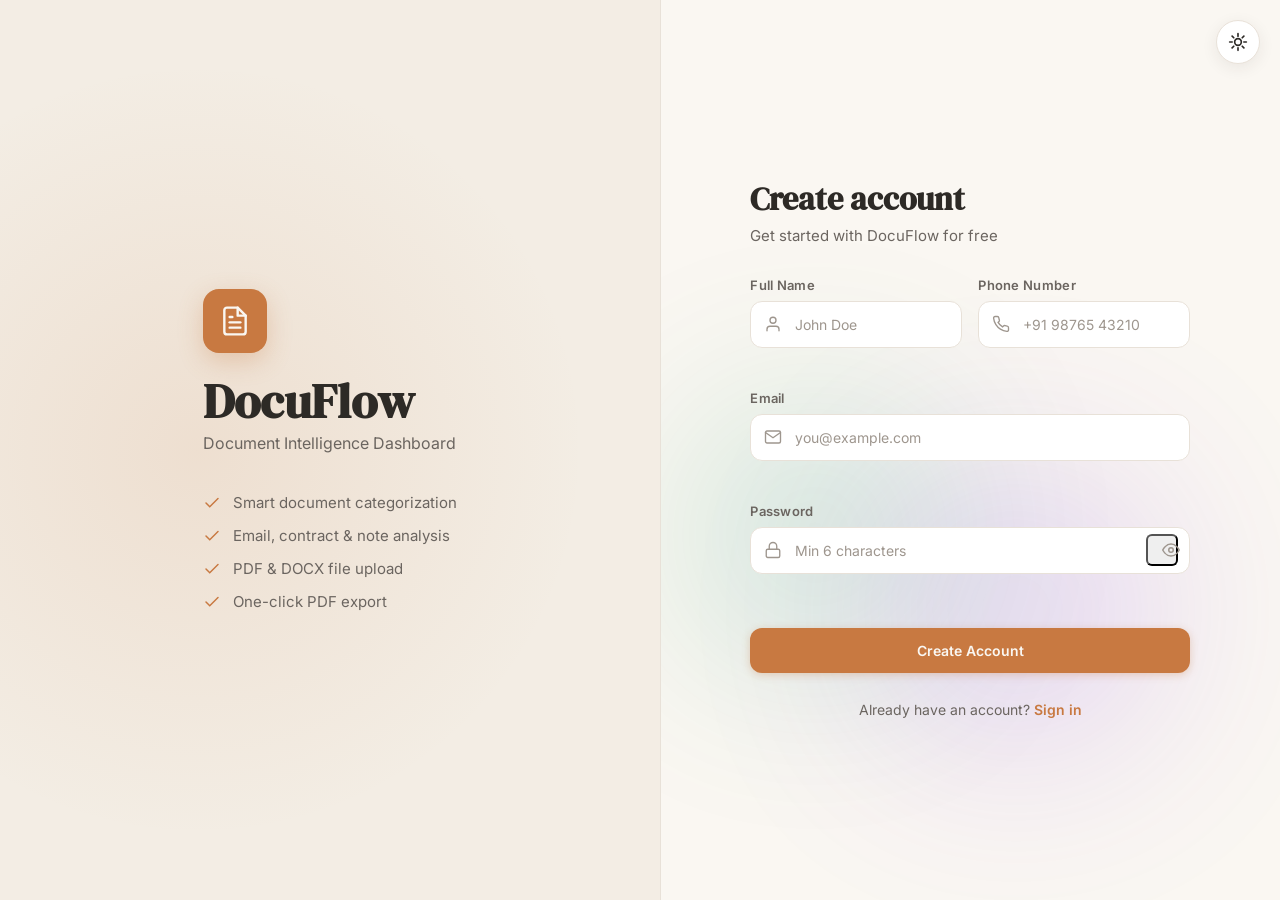
<file: index.html>
<!DOCTYPE html>
<html lang="en">
<head>
    <meta charset="UTF-8" />
    <meta name="viewport" content="width=device-width, initial-scale=1.0" />
    <title>DocuFlow — Loading</title>
    <link rel="preconnect" href="https://fonts.googleapis.com" />
    <link rel="preconnect" href="https://fonts.gstatic.com" crossorigin />
    <link href="https://fonts.googleapis.com/css2?family=DM+Serif+Display&family=Inter:wght@400;500;600&display=swap" rel="stylesheet" />
    <style>
        * { box-sizing: border-box; margin: 0; padding: 0; }
        body {
            font-family: 'Inter', sans-serif;
            background: #FAF7F2;
            color: #2D2A26;
            min-height: 100vh;
            display: flex;
            align-items: center;
            justify-content: center;
            flex-direction: column;
            gap: 24px;
        }
        .loader {
            width: 60px;
            height: 60px;
            border: 3px solid #E8E1D8;
            border-top-color: #C87941;
            border-radius: 50%;
            animation: spin 0.8s linear infinite;
        }
        @keyframes spin { to { transform: rotate(360deg); } }
        .brand {
            display: flex;
            align-items: center;
            gap: 12px;
        }
        .brand-icon {
            width: 40px;
            height: 40px;
            border-radius: 10px;
            background: #C87941;
            display: grid;
            place-items: center;
            color: #FAF7F2;
        }
        .brand-icon svg { width: 20px; height: 20px; }
        .brand-name {
            font-family: 'DM Serif Display', serif;
            font-size: 28px;
        }
        .status {
            font-size: 13px;
            color: #9E968E;
            letter-spacing: 0.5px;
        }
        @media (prefers-color-scheme: dark) {
            body { background: #1A1714; color: #F5F0E8; }
            .loader { border-color: #332F2A; border-top-color: #C9A96E; }
            .status { color: #7A7268; }
        }
    </style>
</head>
<body>
    <div class="brand">
        <div class="brand-icon">
            <svg viewBox="0 0 24 24" fill="none" stroke="currentColor" stroke-width="1.8" stroke-linecap="round" stroke-linejoin="round">
                <path d="M14 2H6a2 2 0 0 0-2 2v16a2 2 0 0 0 2 2h12a2 2 0 0 0 2-2V8z" />
                <polyline points="14 2 14 8 20 8" />
                <line x1="16" y1="13" x2="8" y2="13" />
                <line x1="16" y1="17" x2="8" y2="17" />
            </svg>
        </div>
        <span class="brand-name">DocuFlow</span>
    </div>
    <div class="loader"></div>
    <p class="status" id="status">Checking authentication...</p>

    <script>
        (function() {
            var status = document.getElementById('status');
            var user = null;

            try {
                user = JSON.parse(localStorage.getItem('docuflow-user'));
            } catch (e) {}

            if (user && user.email) {
                status.textContent = 'Welcome back! Redirecting to dashboard...';
                setTimeout(function() {
                    window.location.href = 'dashboard.html';
                }, 600);
            } else {
                status.textContent = 'Redirecting to login...';
                setTimeout(function() {
                    window.location.href = 'login.html';
                }, 600);
            }
        })();
    </script>
</body>
</html>
</file>
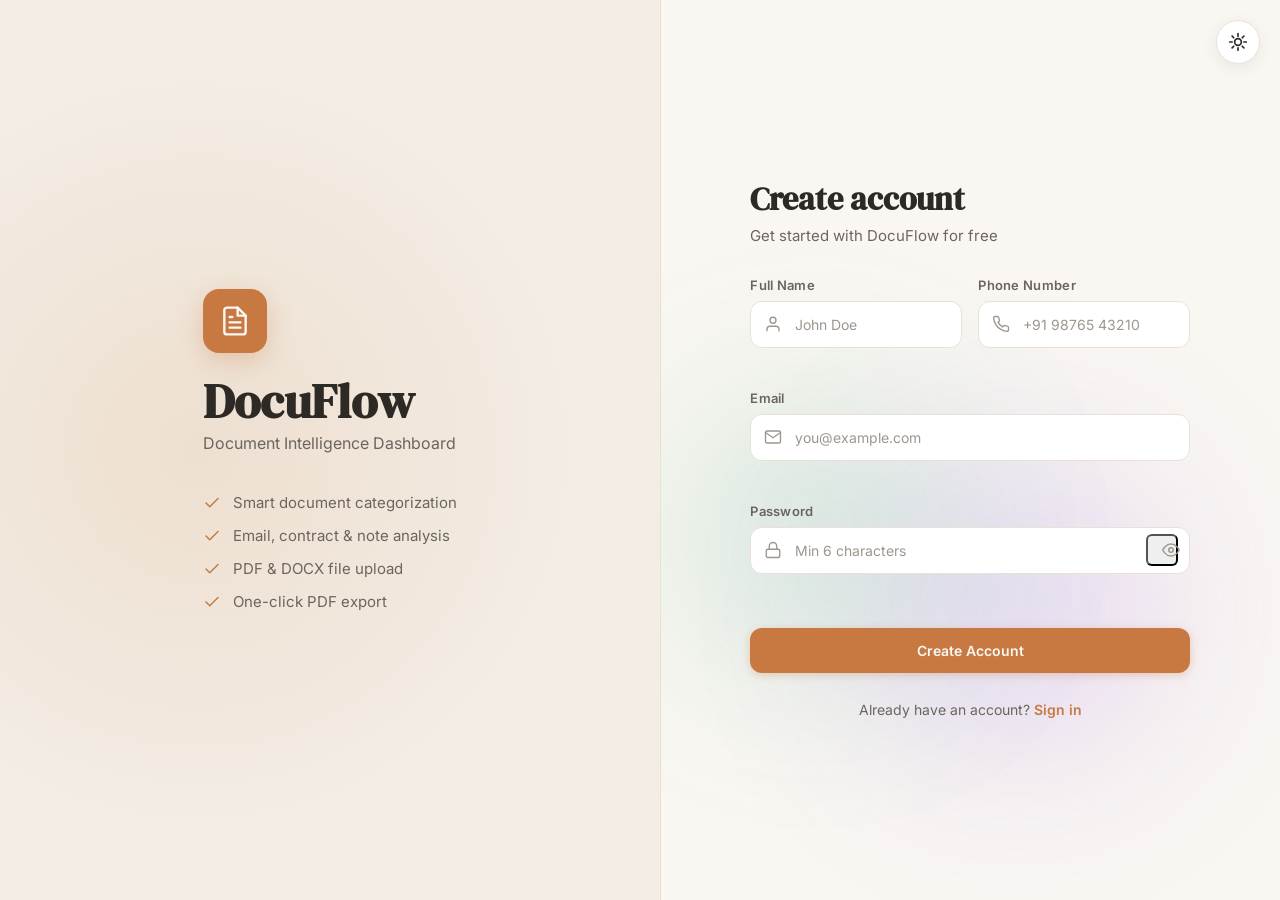
<file: login.html>
<!DOCTYPE html>
<html lang="en" data-theme="light">
<head>
    <meta charset="UTF-8" />
    <meta name="viewport" content="width=device-width, initial-scale=1.0" />
    <title>DocuFlow — Login</title>
    <link rel="preconnect" href="https://fonts.googleapis.com" />
    <link rel="preconnect" href="https://fonts.gstatic.com" crossorigin />
    <link href="https://fonts.googleapis.com/css2?family=DM+Serif+Display:ital@0;1&family=Inter:wght@300;400;500;600;700&family=JetBrains+Mono:wght@400;500&display=swap" rel="stylesheet" />
    <link rel="stylesheet" href="login.css" />
    <link rel="icon" href="data:image/svg+xml,%3Csvg xmlns='http://www.w3.org/2000/svg' viewBox='0 0 100 100'%3E%3Ctext y='.9em' font-size='90'%3E%F0%9F%93%84%3C/text%3E%3C/svg%3E" />
</head>
<body>
    <!-- Ambient background -->
    <div class="ambient" aria-hidden="true">
        <div class="ambient-orb orb-1"></div>
        <div class="ambient-orb orb-2"></div>
        <div class="ambient-orb orb-3"></div>
    </div>

    <!-- Theme toggle -->
    <button class="theme-toggle-float" id="themeToggle" aria-label="Toggle theme">
        <svg class="icon-sun" viewBox="0 0 24 24" fill="none" stroke="currentColor" stroke-width="2" stroke-linecap="round"><circle cx="12" cy="12" r="4" /><line x1="12" y1="2" x2="12" y2="5" /><line x1="12" y1="19" x2="12" y2="22" /><line x1="2" y1="12" x2="5" y2="12" /><line x1="19" y1="12" x2="22" y2="12" /><line x1="4.93" y1="4.93" x2="6.93" y2="6.93" /><line x1="17.07" y1="17.07" x2="19.07" y2="19.07" /><line x1="4.93" y1="19.07" x2="6.93" y2="17.07" /><line x1="17.07" y1="6.93" x2="19.07" y2="4.93" /></svg>
        <svg class="icon-moon" viewBox="0 0 24 24" fill="none" stroke="currentColor" stroke-width="2" stroke-linecap="round"><path d="M21 12.79A9 9 0 1 1 11.21 3 7 7 0 0 0 21 12.79z" /></svg>
    </button>

    <div class="auth-wrapper">
        <!-- Left panel — branding -->
        <div class="auth-brand">
            <div class="brand-content">
                <div class="brand-icon">
                    <svg viewBox="0 0 24 24" fill="none" stroke="currentColor" stroke-width="1.8" stroke-linecap="round" stroke-linejoin="round">
                        <path d="M14 2H6a2 2 0 0 0-2 2v16a2 2 0 0 0 2 2h12a2 2 0 0 0 2-2V8z" />
                        <polyline points="14 2 14 8 20 8" />
                        <line x1="16" y1="13" x2="8" y2="13" />
                        <line x1="16" y1="17" x2="8" y2="17" />
                        <polyline points="10 9 9 9 8 9" />
                    </svg>
                </div>
                <h1 class="brand-name">DocuFlow</h1>
                <p class="brand-tagline">Document Intelligence Dashboard</p>
                <div class="brand-features">
                    <div class="feature">
                        <svg viewBox="0 0 24 24" fill="none" stroke="currentColor" stroke-width="2" stroke-linecap="round"><polyline points="20 6 9 17 4 12" /></svg>
                        <span>Smart document categorization</span>
                    </div>
                    <div class="feature">
                        <svg viewBox="0 0 24 24" fill="none" stroke="currentColor" stroke-width="2" stroke-linecap="round"><polyline points="20 6 9 17 4 12" /></svg>
                        <span>Email, contract & note analysis</span>
                    </div>
                    <div class="feature">
                        <svg viewBox="0 0 24 24" fill="none" stroke="currentColor" stroke-width="2" stroke-linecap="round"><polyline points="20 6 9 17 4 12" /></svg>
                        <span>PDF & DOCX file upload</span>
                    </div>
                    <div class="feature">
                        <svg viewBox="0 0 24 24" fill="none" stroke="currentColor" stroke-width="2" stroke-linecap="round"><polyline points="20 6 9 17 4 12" /></svg>
                        <span>One-click PDF export</span>
                    </div>
                </div>
            </div>
        </div>

        <!-- Right panel — forms -->
        <div class="auth-forms">
            <div class="form-container">

                <!-- Login Form -->
                <div class="form-panel" id="loginPanel">
                    <div class="form-header">
                        <h2>Welcome back</h2>
                        <p>Sign in to your DocuFlow account</p>
                    </div>

                    <form id="loginForm" novalidate>
                        <div class="form-group">
                            <label for="loginEmail">Email</label>
                            <div class="input-wrapper">
                                <svg viewBox="0 0 24 24" fill="none" stroke="currentColor" stroke-width="1.8" stroke-linecap="round"><path d="M4 4h16c1.1 0 2 .9 2 2v12c0 1.1-.9 2-2 2H4c-1.1 0-2-.9-2-2V6c0-1.1.9-2 2-2z" /><polyline points="22,6 12,13 2,6" /></svg>
                                <input type="email" id="loginEmail" placeholder="you@example.com" required />
                            </div>
                            <span class="error-msg" id="loginEmailErr"></span>
                        </div>

                        <div class="form-group">
                            <label for="loginPassword">Password</label>
                            <div class="input-wrapper">
                                <svg viewBox="0 0 24 24" fill="none" stroke="currentColor" stroke-width="1.8" stroke-linecap="round"><rect x="3" y="11" width="18" height="11" rx="2" ry="2" /><path d="M7 11V7a5 5 0 0 1 10 0v4" /></svg>
                                <input type="password" id="loginPassword" placeholder="Enter your password" required />
                                <button type="button" class="toggle-pass" data-target="loginPassword" aria-label="Toggle password visibility">
                                    <svg class="eye-open" viewBox="0 0 24 24" fill="none" stroke="currentColor" stroke-width="2" stroke-linecap="round"><path d="M1 12s4-8 11-8 11 8 11 8-4 8-11 8-11-8-11-8z" /><circle cx="12" cy="12" r="3" /></svg>
                                    <svg class="eye-closed" viewBox="0 0 24 24" fill="none" stroke="currentColor" stroke-width="2" stroke-linecap="round"><path d="M17.94 17.94A10.07 10.07 0 0 1 12 20c-7 0-11-8-11-8a18.45 18.45 0 0 1 5.06-5.94M9.9 4.24A9.12 9.12 0 0 1 12 4c7 0 11 8 11 8a18.5 18.5 0 0 1-2.16 3.19m-6.72-1.07a3 3 0 1 1-4.24-4.24" /><line x1="1" y1="1" x2="23" y2="23" /></svg>
                                </button>
                            </div>
                            <span class="error-msg" id="loginPassErr"></span>
                        </div>

                        <button type="submit" class="btn btn-primary btn-full" id="loginBtn">
                            <span class="btn-text">Sign In</span>
                            <div class="btn-spinner"></div>
                        </button>
                    </form>

                    <div class="form-footer">
                        <p>Don't have an account? <a href="#" id="showSignup">Create one</a></p>
                    </div>
                </div>

                <!-- Signup Form -->
                <div class="form-panel active" id="signupPanel">
                    <div class="form-header">
                        <h2>Create account</h2>
                        <p>Get started with DocuFlow for free</p>
                    </div>

                    <form id="signupForm" novalidate>
                        <div class="form-row">
                            <div class="form-group">
                                <label for="signupName">Full Name</label>
                                <div class="input-wrapper">
                                    <svg viewBox="0 0 24 24" fill="none" stroke="currentColor" stroke-width="1.8" stroke-linecap="round"><path d="M20 21v-2a4 4 0 0 0-4-4H8a4 4 0 0 0-4 4v2" /><circle cx="12" cy="7" r="4" /></svg>
                                    <input type="text" id="signupName" placeholder="John Doe" required />
                                </div>
                                <span class="error-msg" id="signupNameErr"></span>
                            </div>

                            <div class="form-group">
                                <label for="signupPhone">Phone Number</label>
                                <div class="input-wrapper">
                                    <svg viewBox="0 0 24 24" fill="none" stroke="currentColor" stroke-width="1.8" stroke-linecap="round"><path d="M22 16.92v3a2 2 0 0 1-2.18 2 19.79 19.79 0 0 1-8.63-3.07 19.5 19.5 0 0 1-6-6 19.79 19.79 0 0 1-3.07-8.67A2 2 0 0 1 4.11 2h3a2 2 0 0 1 2 1.72c.127.96.361 1.903.7 2.81a2 2 0 0 1-.45 2.11L8.09 9.91a16 16 0 0 0 6 6l1.27-1.27a2 2 0 0 1 2.11-.45c.907.339 1.85.573 2.81.7A2 2 0 0 1 22 16.92z" /></svg>
                                    <input type="tel" id="signupPhone" placeholder="+91 98765 43210" required />
                                </div>
                                <span class="error-msg" id="signupPhoneErr"></span>
                            </div>
                        </div>

                        <div class="form-group">
                            <label for="signupEmail">Email</label>
                            <div class="input-wrapper">
                                <svg viewBox="0 0 24 24" fill="none" stroke="currentColor" stroke-width="1.8" stroke-linecap="round"><path d="M4 4h16c1.1 0 2 .9 2 2v12c0 1.1-.9 2-2 2H4c-1.1 0-2-.9-2-2V6c0-1.1.9-2 2-2z" /><polyline points="22,6 12,13 2,6" /></svg>
                                <input type="email" id="signupEmail" placeholder="you@example.com" required />
                            </div>
                            <span class="error-msg" id="signupEmailErr"></span>
                        </div>

                        <div class="form-group">
                            <label for="signupPassword">Password</label>
                            <div class="input-wrapper">
                                <svg viewBox="0 0 24 24" fill="none" stroke="currentColor" stroke-width="1.8" stroke-linecap="round"><rect x="3" y="11" width="18" height="11" rx="2" ry="2" /><path d="M7 11V7a5 5 0 0 1 10 0v4" /></svg>
                                <input type="password" id="signupPassword" placeholder="Min 6 characters" required minlength="6" />
                                <button type="button" class="toggle-pass" data-target="signupPassword" aria-label="Toggle password visibility">
                                    <svg class="eye-open" viewBox="0 0 24 24" fill="none" stroke="currentColor" stroke-width="2" stroke-linecap="round"><path d="M1 12s4-8 11-8 11 8 11 8-4 8-11 8-11-8-11-8z" /><circle cx="12" cy="12" r="3" /></svg>
                                    <svg class="eye-closed" viewBox="0 0 24 24" fill="none" stroke="currentColor" stroke-width="2" stroke-linecap="round"><path d="M17.94 17.94A10.07 10.07 0 0 1 12 20c-7 0-11-8-11-8a18.45 18.45 0 0 1 5.06-5.94M9.9 4.24A9.12 9.12 0 0 1 12 4c7 0 11 8 11 8a18.5 18.5 0 0 1-2.16 3.19m-6.72-1.07a3 3 0 1 1-4.24-4.24" /><line x1="1" y1="1" x2="23" y2="23" /></svg>
                                </button>
                            </div>
                            <span class="error-msg" id="signupPassErr"></span>
                            <div class="password-strength" id="passwordStrength">
                                <div class="strength-bar"><div class="strength-fill" id="strengthFill"></div></div>
                                <span class="strength-text" id="strengthText"></span>
                            </div>
                        </div>

                        <button type="submit" class="btn btn-primary btn-full" id="signupBtn">
                            <span class="btn-text">Create Account</span>
                            <div class="btn-spinner"></div>
                        </button>
                    </form>

                    <div class="form-footer">
                        <p>Already have an account? <a href="#" id="showLogin">Sign in</a></p>
                    </div>
                </div>

            </div>
        </div>
    </div>

    <!-- Toast -->
    <div class="toast" id="toast">
        <span class="toast-icon"></span>
        <span class="toast-text"></span>
    </div>

    <script src="login.js"></script>
</body>
</html>
</file>
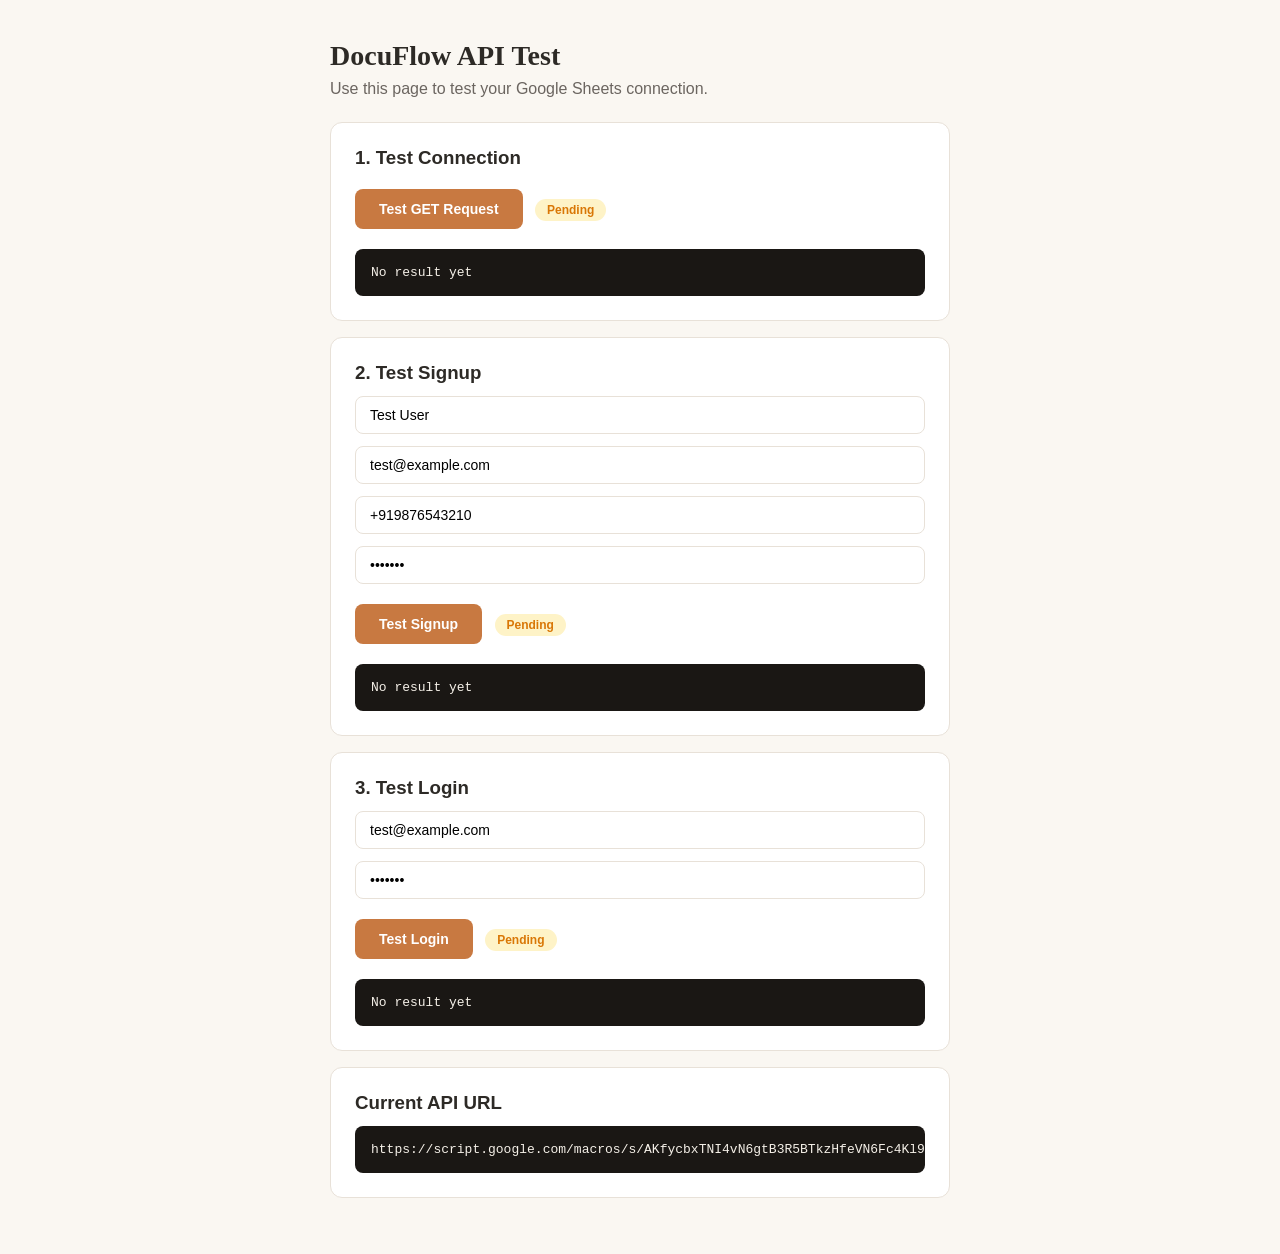
<file: test-api.html>
<!DOCTYPE html>
<html lang="en">
<head>
    <meta charset="UTF-8" />
    <meta name="viewport" content="width=device-width, initial-scale=1.0" />
    <title>DocuFlow — API Test</title>
    <style>
        * { box-sizing: border-box; margin: 0; padding: 0; }
        body { font-family: 'Inter', sans-serif; background: #FAF7F2; color: #2D2A26; padding: 40px; max-width: 700px; margin: 0 auto; }
        h1 { font-family: 'DM Serif Display', serif; font-size: 28px; margin-bottom: 8px; }
        p { color: #6B6560; margin-bottom: 24px; }
        .card { background: #fff; border: 1px solid #E8E1D8; border-radius: 12px; padding: 24px; margin-bottom: 16px; }
        .card h3 { margin-bottom: 12px; }
        .status { display: inline-block; padding: 4px 12px; border-radius: 20px; font-size: 12px; font-weight: 600; }
        .status.ok { background: #DCFCE7; color: #16A34A; }
        .status.fail { background: #FEE2E2; color: #DC2626; }
        .status.pending { background: #FEF3C7; color: #D97706; }
        pre { background: #1A1714; color: #F5F0E8; padding: 16px; border-radius: 8px; font-size: 13px; overflow-x: auto; margin-top: 12px; }
        button { background: #C87941; color: #fff; border: none; padding: 12px 24px; border-radius: 8px; font-size: 14px; font-weight: 600; cursor: pointer; margin: 8px 8px 8px 0; }
        button:hover { background: #B06830; }
        input { width: 100%; padding: 10px 14px; border: 1px solid #E8E1D8; border-radius: 8px; font-size: 14px; margin-bottom: 12px; }
    </style>
</head>
<body>
    <h1>DocuFlow API Test</h1>
    <p>Use this page to test your Google Sheets connection.</p>

    <div class="card">
        <h3>1. Test Connection</h3>
        <button onclick="testConnection()">Test GET Request</button>
        <span class="status pending" id="getTest">Pending</span>
        <pre id="getResult">No result yet</pre>
    </div>

    <div class="card">
        <h3>2. Test Signup</h3>
        <input type="text" id="testName" placeholder="Name" value="Test User" />
        <input type="email" id="testEmail" placeholder="Email" value="test@example.com" />
        <input type="tel" id="testPhone" placeholder="Phone" value="+919876543210" />
        <input type="password" id="testPass" placeholder="Password" value="test123" />
        <button onclick="testSignup()">Test Signup</button>
        <span class="status pending" id="signupTest">Pending</span>
        <pre id="signupResult">No result yet</pre>
    </div>

    <div class="card">
        <h3>3. Test Login</h3>
        <input type="email" id="loginEmail" placeholder="Email" value="test@example.com" />
        <input type="password" id="loginPass" placeholder="Password" value="test123" />
        <button onclick="testLogin()">Test Login</button>
        <span class="status pending" id="loginTest">Pending</span>
        <pre id="loginResult">No result yet</pre>
    </div>

    <div class="card">
        <h3>Current API URL</h3>
        <pre id="currentApi">Loading...</pre>
    </div>

    <script>
        // Get current API URL from login.js
        fetch('login.js').then(r => r.text()).then(js => {
            const match = js.match(/GOOGLE_SHEET_API\s*=\s*'([^']+)'/);
            if (match) document.getElementById('currentApi').textContent = match[1];
        });

        const API_URL = 'https://script.google.com/macros/s/AKfycbwWddWL9tqKxSAvj8CKB5ZraT6JSf6Q_Cz8hyY9AfDmP3Cm1rvOmA4cxUXfcngHw2mg/exec';

        function setStatus(id, ok, msg) {
            const el = document.getElementById(id);
            el.textContent = ok ? 'PASS' : 'FAIL';
            el.className = 'status ' + (ok ? 'ok' : 'fail');
        }

        async function testConnection() {
            document.getElementById('getResult').textContent = 'Testing...';
            try {
                const r = await fetch(API_URL);
                const data = await r.json();
                document.getElementById('getResult').textContent = JSON.stringify(data, null, 2);
                setStatus('getTest', data.status === 'ok');
            } catch (err) {
                document.getElementById('getResult').textContent = 'Error: ' + err.message;
                setStatus('getTest', false);
            }
        }

        async function testSignup() {
            document.getElementById('signupResult').textContent = 'Testing...';
            const payload = {
                action: 'signup',
                name: document.getElementById('testName').value,
                email: document.getElementById('testEmail').value,
                phone: document.getElementById('testPhone').value,
                password: document.getElementById('testPass').value
            };
            try {
                const r = await fetch(API_URL, {
                    method: 'POST',
                    mode: 'no-cors',
                    headers: { 'Content-Type': 'application/json' },
                    body: JSON.stringify(payload)
                });
                document.getElementById('signupResult').textContent = 'Request sent (no-cors mode). Check your Google Sheet for new row.';
                setStatus('signupTest', true);
            } catch (err) {
                document.getElementById('signupResult').textContent = 'Error: ' + err.message;
                setStatus('signupTest', false);
            }
        }

        async function testLogin() {
            document.getElementById('loginResult').textContent = 'Testing...';
            const payload = {
                action: 'login',
                email: document.getElementById('loginEmail').value,
                password: document.getElementById('loginPass').value
            };
            try {
                const r = await fetch(API_URL, {
                    method: 'POST',
                    mode: 'no-cors',
                    headers: { 'Content-Type': 'application/json' },
                    body: JSON.stringify(payload)
                });
                document.getElementById('loginResult').textContent = 'Request sent (no-cors mode). Check Apps Script logs for response.';
                setStatus('loginTest', true);
            } catch (err) {
                document.getElementById('loginResult').textContent = 'Error: ' + err.message;
                setStatus('loginTest', false);
            }
        }
    </script>
</body>
</html>
</file>
<file: login.css>
/* ===================================================================
   DocuFlow — Login / Signup Page
   Theme: Matches dashboard — warm cream + espresso
   =================================================================== */

:root {
    --bg-primary: #FAF7F2;
    --bg-secondary: #F3EDE4;
    --bg-elevated: #FFFFFF;
    --bg-sidebar: #F7F3ED;
    --text-primary: #2D2A26;
    --text-secondary: #6B6560;
    --text-muted: #9E968E;
    --text-inverse: #FAF7F2;
    --accent: #C87941;
    --accent-soft: #D4915C;
    --accent-muted: rgba(200, 121, 65, 0.12);
    --accent-glow: rgba(200, 121, 65, 0.25);
    --border: #E8E1D8;
    --border-strong: #D4CCC0;
    --shadow-sm: 0 1px 3px rgba(45, 42, 38, 0.06);
    --shadow-md: 0 4px 16px rgba(45, 42, 38, 0.08);
    --shadow-lg: 0 12px 40px rgba(45, 42, 38, 0.1);
    --shadow-glow: 0 0 30px rgba(200, 121, 65, 0.15);
    --error: #DC2626;
    --error-bg: rgba(220, 38, 38, 0.08);
    --success: #16A34A;
    --radius-sm: 8px;
    --radius-md: 12px;
    --radius-lg: 16px;
    --radius-xl: 20px;
    --font-display: 'DM Serif Display', Georgia, serif;
    --font-body: 'Inter', -apple-system, sans-serif;
    --font-mono: 'JetBrains Mono', monospace;
    --ease: cubic-bezier(0.22, 1, 0.36, 1);
}

:root[data-theme="dark"] {
    --bg-primary: #1A1714;
    --bg-secondary: #211E1A;
    --bg-elevated: #262220;
    --bg-sidebar: #161310;
    --text-primary: #F5F0E8;
    --text-secondary: #B5ADA3;
    --text-muted: #7A7268;
    --text-inverse: #1A1714;
    --accent: #C9A96E;
    --accent-soft: #D4B87A;
    --accent-muted: rgba(201, 169, 110, 0.12);
    --accent-glow: rgba(201, 169, 110, 0.2);
    --border: #332F2A;
    --border-strong: #44403A;
    --shadow-sm: 0 1px 3px rgba(0, 0, 0, 0.2);
    --shadow-md: 0 4px 16px rgba(0, 0, 0, 0.25);
    --shadow-lg: 0 12px 40px rgba(0, 0, 0, 0.35);
    --shadow-glow: 0 0 30px rgba(201, 169, 110, 0.12);
    --error: #F87171;
    --error-bg: rgba(248, 113, 113, 0.1);
    --success: #4ADE80;
}

*, *::before, *::after { box-sizing: border-box; margin: 0; padding: 0; }
html { -webkit-font-smoothing: antialiased; }
body {
    font-family: var(--font-body);
    background: var(--bg-primary);
    color: var(--text-primary);
    min-height: 100vh;
    transition: background 0.5s var(--ease), color 0.5s var(--ease);
    overflow-x: hidden;
}
a { color: var(--accent); text-decoration: none; font-weight: 600; }
a:hover { text-decoration: underline; }
button { cursor: pointer; }
::selection { background: var(--accent); color: var(--text-inverse); }

/* Ambient */
.ambient { position: fixed; inset: 0; z-index: 0; pointer-events: none; overflow: hidden; }
.ambient-orb { position: absolute; border-radius: 50%; filter: blur(100px); opacity: 0.3; }
.orb-1 { width: 500px; height: 500px; background: radial-gradient(circle, var(--accent) 0%, transparent 70%); top: -10%; left: -5%; animation: orbFloat 25s ease-in-out infinite; }
.orb-2 { width: 400px; height: 400px; background: radial-gradient(circle, #7C3AED 0%, transparent 70%); bottom: 10%; right: 5%; animation: orbFloat 30s ease-in-out infinite reverse; }
.orb-3 { width: 350px; height: 350px; background: radial-gradient(circle, #059669 0%, transparent 70%); top: 40%; left: 50%; animation: orbFloat 20s ease-in-out infinite 5s; }
@keyframes orbFloat {
    0%, 100% { transform: translate(0, 0) scale(1); }
    33% { transform: translate(40px, -30px) scale(1.08); }
    66% { transform: translate(-30px, 40px) scale(0.95); }
}

/* Theme toggle float */
.theme-toggle-float {
    position: fixed;
    top: 20px;
    right: 20px;
    z-index: 100;
    width: 44px;
    height: 44px;
    border-radius: 50%;
    background: var(--bg-elevated);
    border: 1px solid var(--border);
    display: grid;
    place-items: center;
    box-shadow: var(--shadow-md);
    transition: all 0.3s var(--ease);
    color: var(--text-primary);
}
.theme-toggle-float:hover { transform: scale(1.08); box-shadow: var(--shadow-lg); }
.theme-toggle-float svg { width: 20px; height: 20px; transition: all 0.3s var(--ease); }
:root[data-theme="light"] .icon-moon { display: none; }
:root[data-theme="dark"] .icon-sun { display: none; }

/* Auth wrapper */
.auth-wrapper {
    display: flex;
    min-height: 100vh;
    position: relative;
    z-index: 1;
}

/* Left brand panel */
.auth-brand {
    flex: 1;
    display: flex;
    align-items: center;
    justify-content: center;
    padding: 60px;
    background: var(--bg-secondary);
    border-right: 1px solid var(--border);
    position: relative;
    overflow: hidden;
}

.auth-brand::before {
    content: '';
    position: absolute;
    inset: 0;
    background: radial-gradient(circle at 30% 50%, var(--accent-muted) 0%, transparent 60%);
}

.brand-content {
    position: relative;
    z-index: 1;
    max-width: 420px;
}

.brand-icon {
    width: 64px;
    height: 64px;
    border-radius: var(--radius-lg);
    background: var(--accent);
    display: grid;
    place-items: center;
    color: var(--text-inverse);
    margin-bottom: 24px;
    box-shadow: 0 8px 24px rgba(200, 121, 65, 0.3);
}

.brand-icon svg { width: 32px; height: 32px; }

.brand-name {
    font-family: var(--font-display);
    font-size: 48px;
    line-height: 1;
    margin-bottom: 8px;
}

.brand-tagline {
    font-size: 16px;
    color: var(--text-secondary);
    margin-bottom: 40px;
}

.brand-features { display: flex; flex-direction: column; gap: 14px; }

.feature {
    display: flex;
    align-items: center;
    gap: 12px;
    font-size: 15px;
    color: var(--text-secondary);
}

.feature svg { width: 18px; height: 18px; color: var(--accent); flex-shrink: 0; }

/* Right form panel */
.auth-forms {
    flex: 1;
    display: flex;
    align-items: center;
    justify-content: center;
    padding: 40px;
}

.form-container {
    width: 100%;
    max-width: 440px;
}

/* Form panels */
.form-panel { display: none; animation: fadeUp 0.4s var(--ease); }
.form-panel.active { display: block; }

@keyframes fadeUp {
    from { opacity: 0; transform: translateY(16px); }
    to { opacity: 1; transform: translateY(0); }
}

.form-header { margin-bottom: 32px; }

.form-header h2 {
    font-family: var(--font-display);
    font-size: 32px;
    line-height: 1.1;
    margin-bottom: 8px;
}

.form-header p {
    font-size: 15px;
    color: var(--text-secondary);
}

/* Form groups */
.form-group { margin-bottom: 20px; }

.form-group label {
    display: block;
    font-size: 13px;
    font-weight: 600;
    color: var(--text-secondary);
    margin-bottom: 8px;
    letter-spacing: 0.3px;
}

.form-row {
    display: grid;
    grid-template-columns: 1fr 1fr;
    gap: 16px;
}

/* Input wrapper */
.input-wrapper {
    position: relative;
    display: flex;
    align-items: center;
}

.input-wrapper svg {
    position: absolute;
    left: 14px;
    width: 18px;
    height: 18px;
    color: var(--text-muted);
    pointer-events: none;
    transition: color 0.3s var(--ease);
    z-index: 1;
}

.input-wrapper input {
    width: 100%;
    padding: 14px 14px 14px 44px;
    background: var(--bg-elevated);
    border: 1.5px solid var(--border);
    border-radius: var(--radius-md);
    font-family: var(--font-body);
    font-size: 14px;
    color: var(--text-primary);
    outline: none;
    transition: all 0.25s var(--ease);
}

.input-wrapper input::placeholder { color: var(--text-muted); }

.input-wrapper input:focus {
    border-color: var(--accent);
    box-shadow: 0 0 0 3px var(--accent-muted);
}

.input-wrapper input:focus + svg,
.input-wrapper input:focus ~ svg {
    color: var(--accent);
}

.input-wrapper input.error {
    border-color: var(--error);
    box-shadow: 0 0 0 3px var(--error-bg);
}

/* Password toggle */
.toggle-pass {
    position: absolute;
    right: 12px;
    width: 32px;
    height: 32px;
    display: grid;
    place-items: center;
    border-radius: 6px;
    color: var(--text-muted);
    transition: all 0.2s var(--ease);
    z-index: 2;
}

.toggle-pass:hover { color: var(--text-primary); background: var(--accent-muted); }
.toggle-pass svg { width: 18px; height: 18px; }
.toggle-pass .eye-closed { display: none; }
.toggle-pass.active .eye-open { display: none; }
.toggle-pass.active .eye-closed { display: block; }

/* Error message */
.error-msg {
    display: block;
    font-size: 12px;
    color: var(--error);
    margin-top: 6px;
    min-height: 16px;
    transition: all 0.2s var(--ease);
}

/* Password strength */
.password-strength {
    display: flex;
    align-items: center;
    gap: 10px;
    margin-top: 8px;
    opacity: 0;
    transition: opacity 0.3s var(--ease);
}

.password-strength.visible { opacity: 1; }

.strength-bar {
    flex: 1;
    height: 4px;
    border-radius: 2px;
    background: var(--border);
    overflow: hidden;
}

.strength-fill {
    height: 100%;
    width: 0%;
    border-radius: 2px;
    transition: all 0.4s var(--ease);
}

.strength-text {
    font-family: var(--font-mono);
    font-size: 11px;
    letter-spacing: 0.5px;
    color: var(--text-muted);
    flex-shrink: 0;
}

/* Buttons */
.btn {
    display: inline-flex;
    align-items: center;
    justify-content: center;
    gap: 8px;
    padding: 14px 28px;
    border-radius: var(--radius-md);
    font-family: var(--font-body);
    font-size: 14px;
    font-weight: 600;
    border: none;
    cursor: pointer;
    transition: all 0.25s var(--ease);
    position: relative;
    overflow: hidden;
}

.btn-primary {
    background: var(--accent);
    color: var(--text-inverse);
    box-shadow: 0 2px 8px rgba(200, 121, 65, 0.3);
}

.btn-primary:hover {
    transform: translateY(-1px);
    box-shadow: 0 4px 16px rgba(200, 121, 65, 0.4);
}

.btn-primary:active { transform: translateY(0); }

.btn-full { width: 100%; }

.btn .btn-spinner {
    width: 18px;
    height: 18px;
    border: 2px solid rgba(255,255,255,0.3);
    border-top-color: #fff;
    border-radius: 50%;
    animation: spin 0.7s linear infinite;
    display: none;
}

.btn.loading .btn-text { opacity: 0; }
.btn.loading .btn-spinner { display: block; position: absolute; }
.btn.loading { pointer-events: none; }

@keyframes spin { to { transform: rotate(360deg); } }

/* Form footer */
.form-footer {
    text-align: center;
    margin-top: 28px;
    font-size: 14px;
    color: var(--text-secondary);
}

/* Toast */
.toast {
    position: fixed;
    bottom: 30px;
    left: 50%;
    transform: translateX(-50%) translateY(100px);
    background: var(--bg-elevated);
    border: 1px solid var(--border);
    border-radius: var(--radius-md);
    padding: 12px 20px;
    display: flex;
    align-items: center;
    gap: 10px;
    font-size: 13px;
    font-weight: 500;
    color: var(--text-primary);
    box-shadow: var(--shadow-lg);
    z-index: 9999;
    transition: transform 0.4s var(--ease), opacity 0.4s var(--ease);
    opacity: 0;
}

.toast.show { transform: translateX(-50%) translateY(0); opacity: 1; }
.toast-icon { font-size: 18px; }

/* Responsive */
@media (max-width: 900px) {
    .auth-wrapper { flex-direction: column; }
    .auth-brand {
        flex: none;
        padding: 40px 30px;
        border-right: none;
        border-bottom: 1px solid var(--border);
    }
    .brand-content { text-align: center; }
    .brand-icon { margin: 0 auto 20px; }
    .brand-name { font-size: 36px; }
    .brand-features { align-items: center; }
    .auth-forms { padding: 30px 20px; }
    .form-row { grid-template-columns: 1fr; gap: 0; }
}

@media (max-width: 480px) {
    .auth-brand { padding: 30px 20px; }
    .brand-name { font-size: 28px; }
    .brand-tagline { font-size: 14px; margin-bottom: 24px; }
    .feature { font-size: 13px; }
    .form-header h2 { font-size: 26px; }
}
</file>
